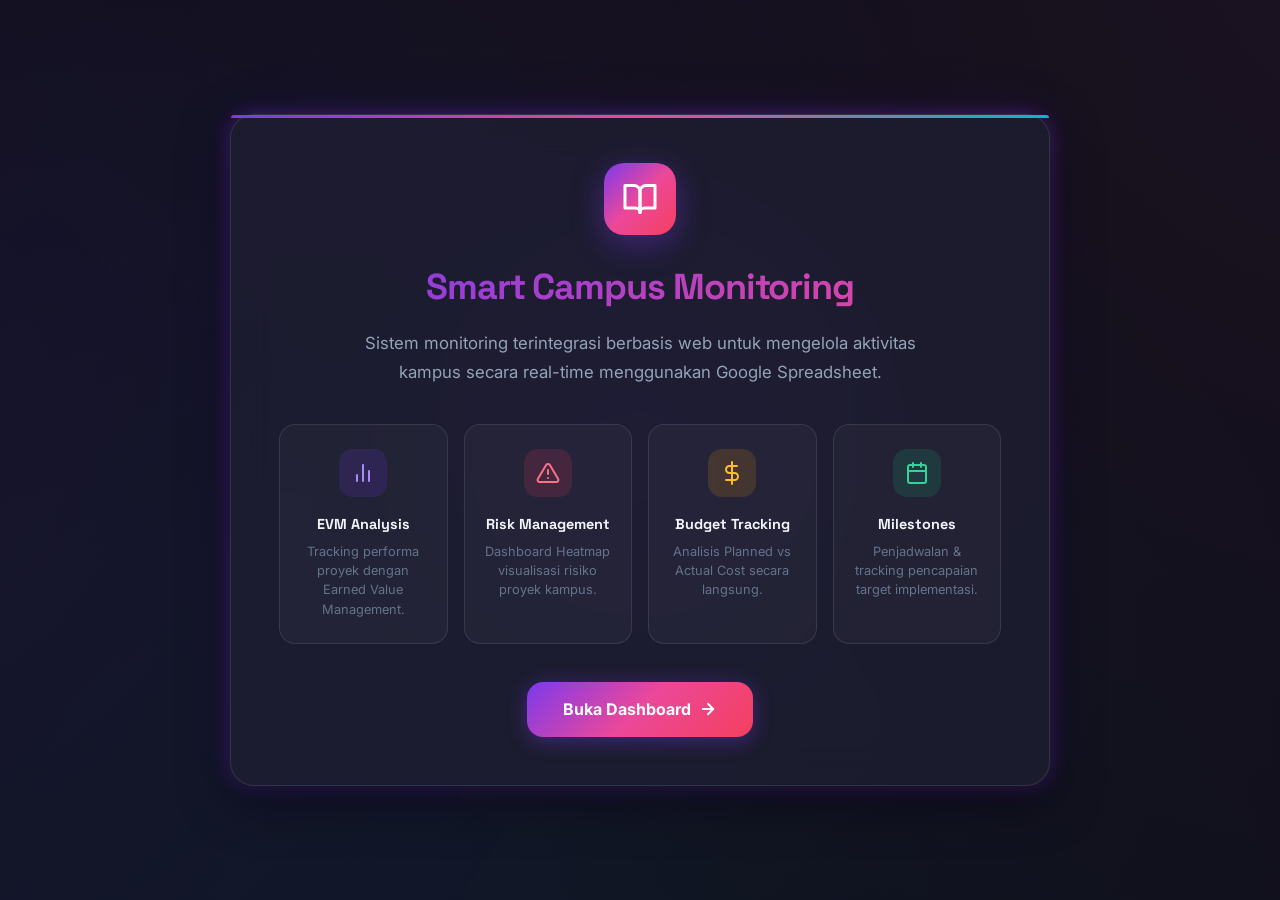
<file: index.html>
<!DOCTYPE html>
<html lang="id">
<head>
  <meta charset="UTF-8">
  <meta name="viewport" content="width=device-width, initial-scale=1.0">
  <title>Smart Campus Monitoring Dashboard - Portal Utama</title>
  <link rel="stylesheet" href="css/style.css">
  <style>
    *, *::before, *::after { box-sizing: border-box; }

    body {
      background: var(--bg);
      min-height: 100vh;
      min-height: 100dvh;
      display: flex;
      align-items: center;
      justify-content: center;
      position: relative;
      overflow-x: hidden;
      overflow-y: auto;
      padding: clamp(0.75rem, 2vw, 2rem);
      margin: 0;
    }

    /* Animated gradient orbs */
    body::after {
      content: '';
      position: fixed;
      top: 50%;
      left: 50%;
      width: min(600px, 90vw);
      height: min(600px, 90vw);
      background: radial-gradient(circle, rgba(124, 58, 237, 0.15) 0%, transparent 70%);
      transform: translate(-50%, -50%);
      animation: orbPulse 8s ease-in-out infinite;
      pointer-events: none;
      z-index: 0;
    }

    @keyframes orbPulse {
      0%, 100% { transform: translate(-50%, -50%) scale(1); opacity: 0.6; }
      50% { transform: translate(-50%, -50%) scale(1.3); opacity: 1; }
    }

    .welcome-container {
      max-width: clamp(320px, 80vw, 820px);
      width: 100%;
      padding: clamp(1.5rem, 4vw, 3rem);
      background: var(--bg-card);
      backdrop-filter: var(--glass-blur);
      -webkit-backdrop-filter: var(--glass-blur);
      border: 1px solid var(--glass-border);
      border-radius: var(--radius-xl);
      box-shadow: var(--shadow-xl), var(--shadow-neon);
      text-align: center;
      position: relative;
      z-index: 1;
      animation: fadeIn 0.8s var(--ease);
    }

    .welcome-container::before {
      content: '';
      position: absolute;
      top: 0;
      left: 0;
      right: 0;
      height: 3px;
      background: var(--gradient-neon);
      border-radius: var(--radius-xl) var(--radius-xl) 0 0;
    }

    .welcome-logo {
      width: clamp(56px, 10vw, 72px);
      height: clamp(56px, 10vw, 72px);
      background: var(--gradient-primary);
      border-radius: clamp(14px, 3vw, 20px);
      display: inline-flex;
      align-items: center;
      justify-content: center;
      margin-bottom: clamp(1rem, 2vw, 1.5rem);
      box-shadow: 0 8px 32px rgba(124, 58, 237, 0.4);
      animation: bounce 2s ease-in-out infinite;
    }

    .welcome-logo svg { width: 50%; height: 50%; color: white; }

    .welcome-header h1 {
      font-family: 'Space Grotesk', sans-serif;
      font-size: clamp(1.3rem, 4vw, 2.25rem);
      font-weight: 800;
      background: var(--gradient-neon);
      background-size: 200% 200%;
      -webkit-background-clip: text;
      background-clip: text;
      -webkit-text-fill-color: transparent;
      animation: gradientShift 3s ease infinite;
      margin-bottom: clamp(0.5rem, 1.5vw, 0.75rem);
      letter-spacing: -0.03em;
    }

    .welcome-subtitle {
      font-size: clamp(0.85rem, 2vw, 1.05rem);
      color: var(--text-secondary);
      margin-bottom: clamp(1.5rem, 3vw, 2.5rem);
      max-width: 560px;
      margin-left: auto;
      margin-right: auto;
      line-height: 1.7;
    }

    .feature-cards {
      display: grid;
      grid-template-columns: repeat(auto-fit, minmax(min(160px, 100%), 1fr));
      gap: clamp(0.5rem, 1.5vw, 1rem);
      margin-bottom: clamp(1.5rem, 3vw, 2.5rem);
    }

    .feature-card {
      padding: clamp(1rem, 2.5vw, 1.5rem) clamp(0.75rem, 2vw, 1.25rem);
      background: rgba(255,255,255,0.03);
      border-radius: var(--radius-lg);
      border: 1px solid var(--glass-border);
      transition: all 0.3s var(--ease);
      cursor: default;
    }

    .feature-card:hover {
      transform: translateY(-6px);
      box-shadow: var(--shadow-lg), var(--shadow-glow);
      border-color: rgba(124, 58, 237, 0.3);
      background: rgba(255,255,255,0.05);
    }

    .feature-icon {
      width: clamp(40px, 8vw, 48px);
      height: clamp(40px, 8vw, 48px);
      border-radius: clamp(10px, 2.5vw, 14px);
      display: inline-flex;
      align-items: center;
      justify-content: center;
      margin-bottom: clamp(0.6rem, 1.5vw, 1rem);
    }

    .feature-icon svg { width: 50%; height: 50%; }

    .fi-indigo { background: rgba(124,58,237,0.15); color: var(--primary-light); }
    .fi-rose { background: rgba(244,63,94,0.15); color: var(--rose-light); }
    .fi-amber { background: rgba(245,158,11,0.15); color: var(--amber-light); }
    .fi-emerald { background: rgba(16,185,129,0.15); color: var(--emerald-light); }

    .feature-title {
      font-family: 'Space Grotesk', sans-serif;
      font-weight: 700;
      font-size: clamp(0.8rem, 1.8vw, 0.9rem);
      margin-bottom: 0.35rem;
      color: var(--text-primary);
    }

    .feature-desc {
      font-size: clamp(0.7rem, 1.5vw, 0.8rem);
      color: var(--text-muted);
      line-height: 1.5;
    }

    .btn-enter {
      display: inline-flex;
      align-items: center;
      gap: 0.5rem;
      padding: clamp(0.75rem, 2vw, 0.9rem) clamp(1.5rem, 4vw, 2.25rem);
      font-size: clamp(0.9rem, 2vw, 1rem);
      font-weight: 700;
      background: var(--gradient-primary);
      color: white;
      border: none;
      border-radius: var(--radius-lg);
      cursor: pointer;
      text-decoration: none;
      transition: all 0.3s var(--ease);
      box-shadow: 0 4px 20px rgba(124, 58, 237, 0.4);
      font-family: inherit;
      position: relative;
      overflow: hidden;
      /* Touch-friendly: minimum 44px tap target */
      min-height: 48px;
      min-width: 48px;
    }

    .btn-enter::after {
      content: '';
      position: absolute;
      inset: 0;
      background: linear-gradient(135deg, rgba(255,255,255,0.15), transparent);
      opacity: 0;
      transition: opacity 0.3s var(--ease);
    }

    .btn-enter:hover {
      transform: translateY(-3px);
      box-shadow: 0 8px 32px rgba(124, 58, 237, 0.5);
    }

    .btn-enter:hover::after { opacity: 1; }

    .btn-enter svg { width: 18px; height: 18px; }

    /* Accessibility: focus-visible for keyboard navigation */
    .btn-enter:focus-visible,
    .feature-card:focus-visible {
      outline: 2px solid var(--primary-light);
      outline-offset: 3px;
    }

    .btn-enter:focus:not(:focus-visible) {
      outline: none;
    }

    /* Accessibility: reduced motion */
    @media (prefers-reduced-motion: reduce) {
      *, *::before, *::after {
        animation-duration: 0.01ms !important;
        animation-iteration-count: 1 !important;
        transition-duration: 0.01ms !important;
      }
      body::after { animation: none; opacity: 0.7; }
      .welcome-logo { animation: none; }
      .welcome-header h1 { animation: none; }
    }

    /* Tablet */
    @media (max-width: 768px) {
      .feature-cards {
        grid-template-columns: repeat(2, 1fr);
      }
    }

    /* Mobile small */
    @media (max-width: 400px) {
      .feature-cards {
        grid-template-columns: 1fr;
      }
    }
  </style>
</head>
<body>
  <div class="welcome-container">
    <div class="welcome-logo">
      <svg viewBox="0 0 24 24" fill="none" stroke="currentColor" stroke-width="2" stroke-linecap="round" stroke-linejoin="round">
        <path d="M2 3h6a4 4 0 0 1 4 4v14a3 3 0 0 0-3-3H2z"/>
        <path d="M22 3h-6a4 4 0 0 0-4 4v14a3 3 0 0 1 3-3h7z"/>
      </svg>
    </div>
    <div class="welcome-header">
      <h1>Smart Campus Monitoring</h1>
      <p class="welcome-subtitle">Sistem monitoring terintegrasi berbasis web untuk mengelola aktivitas kampus secara real-time menggunakan Google Spreadsheet.</p>
    </div>

    <div class="feature-cards">
      <div class="feature-card" tabindex="0">
        <div class="feature-icon fi-indigo">
          <svg viewBox="0 0 24 24" fill="none" stroke="currentColor" stroke-width="2" stroke-linecap="round" stroke-linejoin="round">
            <line x1="18" y1="20" x2="18" y2="10"/><line x1="12" y1="20" x2="12" y2="4"/><line x1="6" y1="20" x2="6" y2="14"/>
          </svg>
        </div>
        <div class="feature-title">EVM Analysis</div>
        <div class="feature-desc">Tracking performa proyek dengan Earned Value Management.</div>
      </div>
      <div class="feature-card" tabindex="0">
        <div class="feature-icon fi-rose">
          <svg viewBox="0 0 24 24" fill="none" stroke="currentColor" stroke-width="2" stroke-linecap="round" stroke-linejoin="round">
            <path d="M10.29 3.86L1.82 18a2 2 0 0 0 1.71 3h16.94a2 2 0 0 0 1.71-3L13.71 3.86a2 2 0 0 0-3.42 0z"/><line x1="12" y1="9" x2="12" y2="13"/><line x1="12" y1="17" x2="12.01" y2="17"/>
          </svg>
        </div>
        <div class="feature-title">Risk Management</div>
        <div class="feature-desc">Dashboard Heatmap visualisasi risiko proyek kampus.</div>
      </div>
      <div class="feature-card" tabindex="0">
        <div class="feature-icon fi-amber">
          <svg viewBox="0 0 24 24" fill="none" stroke="currentColor" stroke-width="2" stroke-linecap="round" stroke-linejoin="round">
            <line x1="12" y1="1" x2="12" y2="23"/><path d="M17 5H9.5a3.5 3.5 0 0 0 0 7h5a3.5 3.5 0 0 1 0 7H6"/>
          </svg>
        </div>
        <div class="feature-title">Budget Tracking</div>
        <div class="feature-desc">Analisis Planned vs Actual Cost secara langsung.</div>
      </div>
      <div class="feature-card" tabindex="0">
        <div class="feature-icon fi-emerald">
          <svg viewBox="0 0 24 24" fill="none" stroke="currentColor" stroke-width="2" stroke-linecap="round" stroke-linejoin="round">
            <rect x="3" y="4" width="18" height="18" rx="2" ry="2"/><line x1="16" y1="2" x2="16" y2="6"/><line x1="8" y1="2" x2="8" y2="6"/><line x1="3" y1="10" x2="21" y2="10"/>
          </svg>
        </div>
        <div class="feature-title">Milestones</div>
        <div class="feature-desc">Penjadwalan & tracking pencapaian target implementasi.</div>
      </div>
    </div>

    <div>
      <a href="dashboard.html" class="btn-enter">
        Buka Dashboard
        <svg viewBox="0 0 24 24" fill="none" stroke="currentColor" stroke-width="2.5" stroke-linecap="round" stroke-linejoin="round">
          <line x1="5" y1="12" x2="19" y2="12"/><polyline points="12 5 19 12 12 19"/>
        </svg>
      </a>
    </div>
  </div>
</body>
</html>
</file>
<file: css/style.css>
@import url('https://fonts.googleapis.com/css2?family=Inter:wght@300;400;500;600;700;800;900&family=Space+Grotesk:wght@400;500;600;700&display=swap');

:root {
  /* Gen Z Vibrant Palette */
  --primary: #7c3aed;
  --primary-light: #a78bfa;
  --primary-dark: #6d28d9;
  --primary-glow: rgba(124, 58, 237, 0.2);
  
  --emerald: #10b981;
  --emerald-light: #34d399;
  --emerald-bg: rgba(16, 185, 129, 0.1);
  
  --amber: #f59e0b;
  --amber-light: #fbbf24;
  --amber-bg: rgba(245, 158, 11, 0.1);
  
  --rose: #f43f5e;
  --rose-light: #fb7185;
  --rose-bg: rgba(244, 63, 94, 0.1);
  
  --sky: #06b6d4;
  --sky-light: #22d3ee;
  --sky-bg: rgba(6, 182, 212, 0.1);
  
  --violet: #8b5cf6;
  --violet-light: #c4b5fd;
  --violet-bg: rgba(139, 92, 246, 0.1);
  
  --pink: #ec4899;
  --pink-light: #f472b6;
  --pink-bg: rgba(236, 72, 153, 0.1);
  
  --teal: #14b8a6;
  --teal-bg: rgba(20, 184, 166, 0.1);

  /* Neutrals - Dark Mode First (Gen Z preference) */
  --bg: #0f0f1a;
  --bg-secondary: #1a1a2e;
  --bg-card: rgba(30, 30, 50, 0.8);
  --bg-card-solid: #1e1e32;
  --border: rgba(255, 255, 255, 0.08);
  --border-light: rgba(255, 255, 255, 0.05);
  --text-primary: #f1f5f9;
  --text-secondary: #94a3b8;
  --text-muted: #64748b;
  
  /* Gradients */
  --gradient-primary: linear-gradient(135deg, #7c3aed 0%, #ec4899 50%, #f43f5e 100%);
  --gradient-emerald: linear-gradient(135deg, #10b981 0%, #06b6d4 100%);
  --gradient-amber: linear-gradient(135deg, #f59e0b 0%, #f97316 100%);
  --gradient-rose: linear-gradient(135deg, #f43f5e 0%, #ec4899 100%);
  --gradient-sky: linear-gradient(135deg, #06b6d4 0%, #3b82f6 100%);
  --gradient-violet: linear-gradient(135deg, #8b5cf6 0%, #7c3aed 100%);
  --gradient-sidebar: linear-gradient(180deg, #1a1a2e 0%, #16213e 50%, #0f3460 100%);
  --gradient-glass: linear-gradient(135deg, rgba(255,255,255,0.05) 0%, rgba(255,255,255,0.02) 100%);
  --gradient-neon: linear-gradient(135deg, #7c3aed, #ec4899, #06b6d4);
  
  /* Glassmorphism */
  --glass-bg: rgba(30, 30, 50, 0.6);
  --glass-border: rgba(255, 255, 255, 0.1);
  --glass-blur: blur(20px);
  
  /* Shadows */
  --shadow-xs: 0 1px 2px rgba(0,0,0,0.2);
  --shadow-sm: 0 2px 8px rgba(0,0,0,0.3);
  --shadow-md: 0 4px 16px rgba(0,0,0,0.3);
  --shadow-lg: 0 8px 32px rgba(0,0,0,0.4);
  --shadow-xl: 0 16px 48px rgba(0,0,0,0.5);
  --shadow-glow: 0 0 30px rgba(124, 58, 237, 0.3);
  --shadow-neon: 0 0 20px rgba(124, 58, 237, 0.4), 0 0 60px rgba(124, 58, 237, 0.1);
  
  /* Radius */
  --radius-sm: 8px;
  --radius-md: 12px;
  --radius-lg: 16px;
  --radius-xl: 24px;
  --radius-full: 9999px;
  
  /* Transitions */
  --ease: cubic-bezier(0.4, 0, 0.2, 1);
  --ease-bounce: cubic-bezier(0.68, -0.55, 0.265, 1.55);
  --duration: 0.3s;
}

* { box-sizing: border-box; margin: 0; padding: 0; }

body {
  font-family: 'Inter', -apple-system, BlinkMacSystemFont, "Segoe UI", sans-serif;
  background: var(--bg);
  color: var(--text-primary);
  line-height: 1.6;
  -webkit-font-smoothing: antialiased;
  overflow-x: hidden;
}

/* Animated background blobs */
body::before {
  content: '';
  position: fixed;
  top: -50%;
  left: -50%;
  width: 200%;
  height: 200%;
  background: 
    radial-gradient(circle at 20% 50%, rgba(124, 58, 237, 0.08) 0%, transparent 50%),
    radial-gradient(circle at 80% 20%, rgba(236, 72, 153, 0.06) 0%, transparent 50%),
    radial-gradient(circle at 40% 80%, rgba(6, 182, 212, 0.05) 0%, transparent 50%);
  animation: blobFloat 20s ease-in-out infinite;
  z-index: -1;
  pointer-events: none;
}

@keyframes blobFloat {
  0%, 100% { transform: translate(0, 0) rotate(0deg); }
  33% { transform: translate(30px, -30px) rotate(5deg); }
  66% { transform: translate(-20px, 20px) rotate(-3deg); }
}

/* ===== APP LAYOUT ===== */
.app-container { display: flex; min-height: 100vh; }

/* ===== SIDEBAR ===== */
.sidebar {
  width: 260px;
  background: var(--gradient-sidebar);
  color: #e0e7ff;
  display: flex;
  flex-direction: column;
  padding: 1.5rem 1rem;
  flex-shrink: 0;
  position: sticky;
  top: 0;
  height: 100vh;
  overflow-y: auto;
  border-right: 1px solid var(--glass-border);
  z-index: 100;
}

.sidebar-header {
  display: flex;
  align-items: center;
  gap: 0.75rem;
  margin-bottom: 2rem;
  padding: 0 0.5rem;
}

.sidebar-logo {
  font-family: 'Space Grotesk', sans-serif;
  font-size: 1.2rem;
  font-weight: 700;
  letter-spacing: -0.02em;
  background: var(--gradient-neon);
  -webkit-background-clip: text;
  -webkit-text-fill-color: transparent;
  background-size: 200% 200%;
  animation: gradientShift 3s ease infinite;
}

@keyframes gradientShift {
  0%, 100% { background-position: 0% 50%; }
  50% { background-position: 100% 50%; }
}

.sidebar-nav {
  display: flex;
  flex-direction: column;
  gap: 0.25rem;
  flex-grow: 1;
}

.nav-link {
  display: flex;
  align-items: center;
  gap: 0.75rem;
  padding: 0.7rem 1rem;
  color: #94a3b8;
  text-decoration: none;
  border-radius: var(--radius-md);
  font-weight: 500;
  font-size: 0.875rem;
  transition: all var(--duration) var(--ease);
  position: relative;
  overflow: hidden;
}

.nav-link::before {
  content: '';
  position: absolute;
  inset: 0;
  background: var(--gradient-primary);
  opacity: 0;
  transition: opacity var(--duration) var(--ease);
  z-index: -1;
}

.nav-link svg {
  width: 18px;
  height: 18px;
  flex-shrink: 0;
  opacity: 0.6;
  transition: all var(--duration) var(--ease);
}

.nav-link:hover {
  color: #ffffff;
  background: rgba(255,255,255,0.06);
  transform: translateX(4px);
}

.nav-link:hover svg { opacity: 1; }

.nav-link.active {
  color: #ffffff;
  background: rgba(124, 58, 237, 0.2);
  box-shadow: 0 0 20px rgba(124, 58, 237, 0.15);
  border: 1px solid rgba(124, 58, 237, 0.3);
}

.nav-link.active svg { opacity: 1; }

.nav-link.active::after {
  content: '';
  position: absolute;
  left: 0;
  top: 50%;
  transform: translateY(-50%);
  width: 3px;
  height: 60%;
  background: var(--gradient-primary);
  border-radius: 0 4px 4px 0;
}

.sidebar-footer {
  margin-top: auto;
  padding: 1rem 0.5rem 0;
  border-top: 1px solid rgba(255,255,255,0.06);
  font-size: 0.7rem;
  color: var(--text-muted);
  text-align: center;
}

/* ===== HAMBURGER MENU (Mobile) ===== */
.hamburger {
  display: none;
  width: 40px;
  height: 40px;
  background: var(--glass-bg);
  backdrop-filter: var(--glass-blur);
  border: 1px solid var(--glass-border);
  border-radius: var(--radius-md);
  cursor: pointer;
  align-items: center;
  justify-content: center;
  flex-direction: column;
  gap: 5px;
  padding: 10px;
  z-index: 200;
}

.hamburger span {
  display: block;
  width: 20px;
  height: 2px;
  background: var(--text-primary);
  border-radius: 2px;
  transition: all var(--duration) var(--ease);
}

.hamburger.active span:nth-child(1) { transform: rotate(45deg) translate(5px, 5px); }
.hamburger.active span:nth-child(2) { opacity: 0; }
.hamburger.active span:nth-child(3) { transform: rotate(-45deg) translate(5px, -5px); }

.sidebar-overlay {
  display: none;
  position: fixed;
  inset: 0;
  background: rgba(0,0,0,0.6);
  backdrop-filter: blur(4px);
  z-index: 99;
}

/* ===== MAIN WRAPPER ===== */
.main-wrapper {
  flex-grow: 1;
  display: flex;
  flex-direction: column;
  min-width: 0;
}

/* ===== TOP BAR ===== */
.top-bar {
  height: 68px;
  background: rgba(15, 15, 26, 0.8);
  backdrop-filter: var(--glass-blur);
  border-bottom: 1px solid var(--border);
  display: flex;
  align-items: center;
  justify-content: space-between;
  padding: 0 2rem;
  position: sticky;
  top: 0;
  z-index: 50;
}

.top-bar-title h1 {
  font-family: 'Space Grotesk', sans-serif;
  font-size: 1.3rem;
  font-weight: 700;
  background: linear-gradient(135deg, #f1f5f9, #a78bfa);
  -webkit-background-clip: text;
  -webkit-text-fill-color: transparent;
  letter-spacing: -0.02em;
}

.top-bar-actions {
  display: flex;
  align-items: center;
  gap: 0.75rem;
}

/* ===== BUTTONS ===== */
.btn {
  display: inline-flex;
  align-items: center;
  justify-content: center;
  gap: 0.5rem;
  padding: 0.55rem 1.1rem;
  font-size: 0.8125rem;
  font-weight: 600;
  border-radius: var(--radius-md);
  border: none;
  cursor: pointer;
  transition: all var(--duration) var(--ease);
  font-family: inherit;
  white-space: nowrap;
  position: relative;
  overflow: hidden;
}

.btn::after {
  content: '';
  position: absolute;
  inset: 0;
  background: linear-gradient(135deg, rgba(255,255,255,0.1), transparent);
  opacity: 0;
  transition: opacity var(--duration) var(--ease);
}

.btn:hover::after { opacity: 1; }

.btn svg { width: 16px; height: 16px; }

.btn-primary {
  background: var(--gradient-primary);
  color: white;
  box-shadow: 0 4px 15px rgba(124, 58, 237, 0.3);
}

.btn-primary:hover {
  transform: translateY(-2px);
  box-shadow: 0 6px 25px rgba(124, 58, 237, 0.4);
}

.btn-primary:active { transform: translateY(0); }

.btn-secondary {
  background: var(--glass-bg);
  backdrop-filter: var(--glass-blur);
  border: 1px solid var(--glass-border);
  color: var(--text-primary);
}

.btn-secondary:hover {
  background: rgba(255,255,255,0.1);
  border-color: rgba(255,255,255,0.2);
  transform: translateY(-1px);
}

.btn-danger {
  background: rgba(244, 63, 94, 0.15);
  color: var(--rose-light);
  border: 1px solid rgba(244, 63, 94, 0.2);
}

.btn-danger:hover {
  background: var(--rose);
  color: white;
  box-shadow: 0 4px 15px rgba(244, 63, 94, 0.3);
}

.btn-sm {
  padding: 0.35rem 0.7rem;
  font-size: 0.75rem;
}

.btn-icon {
  width: 34px;
  height: 34px;
  padding: 0;
  border-radius: var(--radius-sm);
}

/* ===== DASHBOARD CONTENT ===== */
.dashboard-content {
  padding: 1.75rem 2rem;
  overflow-y: auto;
  flex-grow: 1;
}

/* ===== STATS GRID ===== */
.stats-grid {
  display: grid;
  grid-template-columns: repeat(4, 1fr);
  gap: 1.25rem;
  margin-bottom: 1.75rem;
}

/* ===== CARDS ===== */
.card {
  background: var(--bg-card);
  backdrop-filter: var(--glass-blur);
  border: 1px solid var(--glass-border);
  border-radius: var(--radius-lg);
  padding: 1.5rem;
  box-shadow: var(--shadow-sm);
  transition: all var(--duration) var(--ease);
  position: relative;
  overflow: hidden;
}

.card::before {
  content: '';
  position: absolute;
  top: 0;
  left: 0;
  right: 0;
  height: 1px;
  background: linear-gradient(90deg, transparent, rgba(255,255,255,0.1), transparent);
}

.card:hover {
  transform: translateY(-4px);
  box-shadow: var(--shadow-lg), var(--shadow-glow);
  border-color: rgba(124, 58, 237, 0.2);
}

.card-header {
  display: flex;
  justify-content: space-between;
  align-items: center;
  margin-bottom: 1rem;
}

.card-title {
  font-family: 'Space Grotesk', sans-serif;
  font-size: 0.8125rem;
  font-weight: 600;
  color: var(--text-secondary);
  text-transform: uppercase;
  letter-spacing: 0.06em;
}

.card-value {
  font-family: 'Space Grotesk', sans-serif;
  font-size: 2.2rem;
  font-weight: 700;
  background: linear-gradient(135deg, #f1f5f9, #a78bfa);
  -webkit-background-clip: text;
  -webkit-text-fill-color: transparent;
  line-height: 1.1;
  letter-spacing: -0.03em;
}

.card-desc {
  margin-top: 0.5rem;
  font-size: 0.8125rem;
  color: var(--text-muted);
}

/* Stat card icon containers */
.stat-icon {
  width: 44px;
  height: 44px;
  border-radius: var(--radius-md);
  display: flex;
  align-items: center;
  justify-content: center;
  position: relative;
}

.stat-icon::after {
  content: '';
  position: absolute;
  inset: -2px;
  border-radius: inherit;
  background: inherit;
  filter: blur(8px);
  opacity: 0.4;
  z-index: -1;
}

.stat-icon svg { width: 20px; height: 20px; }

.stat-icon-primary { background: rgba(124, 58, 237, 0.15); color: var(--primary-light); }
.stat-icon-emerald { background: rgba(16, 185, 129, 0.15); color: var(--emerald-light); }
.stat-icon-amber { background: rgba(245, 158, 11, 0.15); color: var(--amber-light); }
.stat-icon-rose { background: rgba(244, 63, 94, 0.15); color: var(--rose-light); }
.stat-icon-sky { background: rgba(6, 182, 212, 0.15); color: var(--sky-light); }
.stat-icon-violet { background: rgba(139, 92, 246, 0.15); color: var(--violet-light); }

/* ===== TABS ===== */
.tab-content { display: none; }
.tab-content.active { display: block; animation: slideUp 0.4s var(--ease); }

@keyframes slideUp {
  from { opacity: 0; transform: translateY(16px); }
  to { opacity: 1; transform: translateY(0); }
}

@keyframes fadeIn {
  from { opacity: 0; transform: translateY(8px); }
  to { opacity: 1; transform: translateY(0); }
}

/* ===== GRID LAYOUTS ===== */
.grid-2col {
  display: grid;
  grid-template-columns: repeat(2, 1fr);
  gap: 1.25rem;
  margin-bottom: 1.75rem;
}

/* ===== TABLES ===== */
.table-wrapper {
  overflow-x: auto;
  margin-top: 0.75rem;
  border-radius: var(--radius-md);
}

table {
  width: 100%;
  border-collapse: collapse;
  text-align: left;
}

th {
  background: rgba(124, 58, 237, 0.08);
  color: var(--text-secondary);
  font-weight: 600;
  font-size: 0.6875rem;
  text-transform: uppercase;
  letter-spacing: 0.08em;
  padding: 0.85rem 1rem;
  border-bottom: 1px solid var(--border);
  white-space: nowrap;
}

td {
  padding: 0.85rem 1rem;
  border-bottom: 1px solid var(--border-light);
  font-size: 0.8125rem;
  color: var(--text-primary);
  vertical-align: middle;
}

tr { transition: all var(--duration) var(--ease); }
tr:hover td { 
  background: rgba(124, 58, 237, 0.04); 
}

/* ===== BADGES ===== */
.badge {
  display: inline-flex;
  align-items: center;
  gap: 0.3rem;
  padding: 0.3rem 0.75rem;
  border-radius: var(--radius-full);
  font-size: 0.6875rem;
  font-weight: 600;
  letter-spacing: 0.02em;
}

.badge-green {
  background: rgba(16, 185, 129, 0.15);
  color: var(--emerald-light);
  border: 1px solid rgba(16, 185, 129, 0.25);
}

.badge-yellow {
  background: rgba(245, 158, 11, 0.15);
  color: var(--amber-light);
  border: 1px solid rgba(245, 158, 11, 0.25);
}

.badge-red {
  background: rgba(244, 63, 94, 0.15);
  color: var(--rose-light);
  border: 1px solid rgba(244, 63, 94, 0.25);
}

.badge-blue {
  background: rgba(6, 182, 212, 0.15);
  color: var(--sky-light);
  border: 1px solid rgba(6, 182, 212, 0.25);
}

.badge-purple {
  background: rgba(139, 92, 246, 0.15);
  color: var(--violet-light);
  border: 1px solid rgba(139, 92, 246, 0.25);
}

/* ===== RISK HEATMAP ===== */
.risk-heatmap-container {
  display: grid;
  grid-template-columns: 40px repeat(5, 1fr);
  grid-template-rows: repeat(5, 56px) 36px;
  gap: 3px;
  max-width: 480px;
  margin: 1.25rem auto;
}

.heatmap-cell {
  display: flex;
  align-items: center;
  justify-content: center;
  font-size: 0.7rem;
  font-weight: 700;
  color: white;
  border-radius: var(--radius-sm);
  cursor: pointer;
  transition: all 0.2s var(--ease);
  position: relative;
}

.heatmap-cell:hover {
  transform: scale(1.1);
  z-index: 10;
  box-shadow: var(--shadow-lg);
}

.heatmap-cell-low { background: var(--emerald); }
.heatmap-cell-medium { background: var(--amber); color: #78350f; }
.heatmap-cell-high { background: var(--rose); }

.heatmap-label {
  display: flex;
  align-items: center;
  justify-content: center;
  font-size: 0.6875rem;
  font-weight: 600;
  color: var(--text-muted);
}

/* ===== MODAL ===== */
.modal {
  position: fixed;
  top: 0; left: 0;
  width: 100%; height: 100%;
  background: rgba(0, 0, 0, 0.7);
  backdrop-filter: blur(12px);
  display: flex;
  align-items: center;
  justify-content: center;
  z-index: 1000;
  opacity: 0;
  pointer-events: none;
  transition: opacity var(--duration) var(--ease);
  padding: 1rem;
}

.modal.active { opacity: 1; pointer-events: auto; }

.modal-content {
  background: var(--bg-card-solid);
  border-radius: var(--radius-xl);
  width: 100%;
  max-width: 520px;
  box-shadow: var(--shadow-xl), var(--shadow-neon);
  border: 1px solid var(--glass-border);
  overflow: hidden;
  transform: translateY(30px) scale(0.95);
  transition: transform var(--duration) var(--ease-bounce);
}

.modal.active .modal-content {
  transform: translateY(0) scale(1);
}

.modal-header {
  padding: 1.25rem 1.5rem;
  background: linear-gradient(135deg, rgba(124, 58, 237, 0.1), rgba(236, 72, 153, 0.05));
  border-bottom: 1px solid var(--border);
  display: flex;
  justify-content: space-between;
  align-items: center;
}

.modal-header h3 {
  font-family: 'Space Grotesk', sans-serif;
  font-size: 1.1rem;
  font-weight: 700;
  color: var(--text-primary);
}

.close-btn {
  width: 32px; height: 32px;
  display: flex; align-items: center; justify-content: center;
  background: rgba(255,255,255,0.05);
  border: 1px solid var(--border);
  border-radius: var(--radius-sm);
  cursor: pointer;
  color: var(--text-secondary);
  transition: all var(--duration) var(--ease);
  font-size: 1.2rem;
}

.close-btn:hover {
  background: rgba(244, 63, 94, 0.15);
  color: var(--rose-light);
  border-color: rgba(244, 63, 94, 0.3);
  transform: rotate(90deg);
}

.modal-body {
  padding: 1.5rem;
  max-height: 65vh;
  overflow-y: auto;
}

.form-group { margin-bottom: 1.15rem; }

.form-group label {
  display: block;
  font-size: 0.8125rem;
  font-weight: 600;
  color: var(--text-secondary);
  margin-bottom: 0.375rem;
  text-transform: uppercase;
  letter-spacing: 0.04em;
}

.form-control {
  width: 100%;
  padding: 0.7rem 1rem;
  font-size: 0.875rem;
  border: 1.5px solid var(--border);
  border-radius: var(--radius-md);
  font-family: inherit;
  transition: all var(--duration) var(--ease);
  background: rgba(255,255,255,0.03);
  color: var(--text-primary);
}

.form-control:focus {
  outline: none;
  border-color: var(--primary);
  box-shadow: 0 0 0 3px var(--primary-glow), 0 0 20px rgba(124, 58, 237, 0.1);
}

.form-control::placeholder { color: var(--text-muted); }

.modal-footer {
  padding: 1rem 1.5rem;
  background: rgba(255,255,255,0.02);
  border-top: 1px solid var(--border);
  display: flex;
  justify-content: flex-end;
  gap: 0.625rem;
}

/* ===== SECTION HEADERS ===== */
.section-header {
  display: flex;
  justify-content: space-between;
  align-items: center;
  margin-bottom: 1.5rem;
}

.section-header h2 {
  font-family: 'Space Grotesk', sans-serif;
  font-size: 1.3rem;
  font-weight: 700;
  background: linear-gradient(135deg, #f1f5f9, #a78bfa);
  -webkit-background-clip: text;
  -webkit-text-fill-color: transparent;
  letter-spacing: -0.02em;
}

/* ===== PROGRESS BAR ===== */
.progress-bar {
  width: 100%;
  height: 8px;
  background: rgba(255,255,255,0.05);
  border-radius: var(--radius-full);
  overflow: hidden;
}

.progress-fill {
  height: 100%;
  border-radius: var(--radius-full);
  background: var(--gradient-primary);
  transition: width 0.8s var(--ease);
  position: relative;
}

.progress-fill::after {
  content: '';
  position: absolute;
  top: 0;
  left: 0;
  right: 0;
  bottom: 0;
  background: linear-gradient(90deg, transparent, rgba(255,255,255,0.3), transparent);
  animation: shimmer 2s infinite;
}

@keyframes shimmer {
  0% { transform: translateX(-100%); }
  100% { transform: translateX(100%); }
}

/* ===== KPI CARDS ===== */
.kpi-card {
  background: var(--bg-card);
  backdrop-filter: var(--glass-blur);
  border: 1px solid var(--glass-border);
  border-radius: var(--radius-lg);
  padding: 1.25rem;
  position: relative;
  overflow: hidden;
  transition: all var(--duration) var(--ease);
}

.kpi-card:hover {
  transform: translateY(-4px);
  box-shadow: var(--shadow-md), var(--shadow-glow);
}

.kpi-card::before {
  content: '';
  position: absolute;
  top: 0; left: 0;
  width: 100%; height: 3px;
}

.kpi-card.kpi-green::before { background: var(--gradient-emerald); }
.kpi-card.kpi-yellow::before { background: var(--gradient-amber); }
.kpi-card.kpi-red::before { background: var(--gradient-rose); }

/* ===== SCROLLBAR ===== */
::-webkit-scrollbar { width: 6px; height: 6px; }
::-webkit-scrollbar-track { background: transparent; }
::-webkit-scrollbar-thumb { background: rgba(255,255,255,0.1); border-radius: 3px; }
::-webkit-scrollbar-thumb:hover { background: rgba(255,255,255,0.2); }

/* ===== GAUGE RING (Custom SVG Circular Progress) ===== */

.gauge-ring-container {
  position: relative;
  width: 130px;
  height: 130px;
  margin: 0.5rem auto;
}

.gauge-ring {
  width: 100%;
  height: 100%;
  transform: rotate(-90deg);
}

.gauge-ring-bg {
  fill: none;
  stroke: rgba(255,255,255,0.06);
  stroke-width: 8;
}

.gauge-ring-fill {
  fill: none;
  stroke: var(--primary);
  stroke-width: 8;
  stroke-linecap: round;
  transition: stroke-dashoffset 1.2s cubic-bezier(0.4, 0, 0.2, 1),
              stroke 0.4s ease;
}

.gauge-ring-label {
  position: absolute;
  inset: 0;
  display: flex;
  align-items: center;
  justify-content: center;
  gap: 1px;
}

.gauge-ring-value {
  font-family: 'Space Grotesk', sans-serif;
  font-size: 1.75rem;
  font-weight: 800;
  color: var(--text-primary);
  line-height: 1;
}

.gauge-ring-unit {
  font-size: 0.8rem;
  font-weight: 600;
  color: var(--text-muted);
  margin-top: 0.15rem;
}

/* ===== RESPONSIVE ===== */

/* Tablet */
@media (max-width: 1024px) {
  .stats-grid {
    grid-template-columns: repeat(2, 1fr);
  }
  .grid-2col {
    grid-template-columns: 1fr;
  }
  .dashboard-content {
    padding: 1.25rem;
  }
}

/* Mobile */
@media (max-width: 768px) {
  .sidebar {
    position: fixed;
    left: -280px;
    top: 0;
    height: 100vh;
    z-index: 150;
    transition: left var(--duration) var(--ease);
    width: 260px;
  }
  
  .sidebar.open {
    left: 0;
  }
  
  .sidebar-overlay.active {
    display: block;
  }
  
  .hamburger {
    display: flex;
  }
  
  .top-bar {
    padding: 0 1rem;
    height: 60px;
  }
  
  .top-bar-title h1 {
    font-size: 1.05rem;
  }
  
  .dashboard-content {
    padding: 1rem;
  }
  
  .stats-grid {
    grid-template-columns: 1fr;
    gap: 0.75rem;
  }
  
  .grid-2col {
    grid-template-columns: 1fr;
    gap: 0.75rem;
  }
  
  .card {
    padding: 1.15rem;
  }
  
  .card-value {
    font-size: 1.6rem;
  }
  
  .section-header {
    flex-direction: column;
    align-items: flex-start;
    gap: 0.75rem;
  }
  
  .section-header h2 {
    font-size: 1.1rem;
  }
  
  .btn {
    padding: 0.5rem 0.9rem;
    font-size: 0.75rem;
  }
  
  .modal-content {
    max-width: 100%;
    margin: 0.5rem;
    border-radius: var(--radius-lg);
  }
  
  .modal-body {
    padding: 1rem;
    max-height: 55vh;
  }
  
  .top-bar-actions {
    gap: 0.5rem;
  }
  
  .top-bar-actions .btn span {
    display: none;
  }
  
  table {
    font-size: 0.75rem;
  }
  
  th, td {
    padding: 0.6rem 0.75rem;
  }
}

/* Small Mobile */
@media (max-width: 480px) {
  .stats-grid {
    grid-template-columns: 1fr;
  }
  
  .card-value {
    font-size: 1.4rem;
  }
  
  .top-bar-title h1 {
    font-size: 0.95rem;
  }
  
  .dashboard-content {
    padding: 0.75rem;
  }
}

/* ===== UTILITY ANIMATIONS ===== */
@keyframes pulse {
  0%, 100% { opacity: 1; }
  50% { opacity: 0.5; }
}

@keyframes bounce {
  0%, 100% { transform: translateY(0); }
  50% { transform: translateY(-5px); }
}

.animate-pulse { animation: pulse 2s infinite; }
.animate-bounce { animation: bounce 1s infinite; }

/* Loading skeleton */
.skeleton {
  background: linear-gradient(90deg, rgba(255,255,255,0.03) 25%, rgba(255,255,255,0.08) 50%, rgba(255,255,255,0.03) 75%);
  background-size: 200% 100%;
  animation: skeleton 1.5s infinite;
  border-radius: var(--radius-sm);
}

@keyframes skeleton {
  0% { background-position: 200% 0; }
  100% { background-position: -200% 0; }
}
</file>
